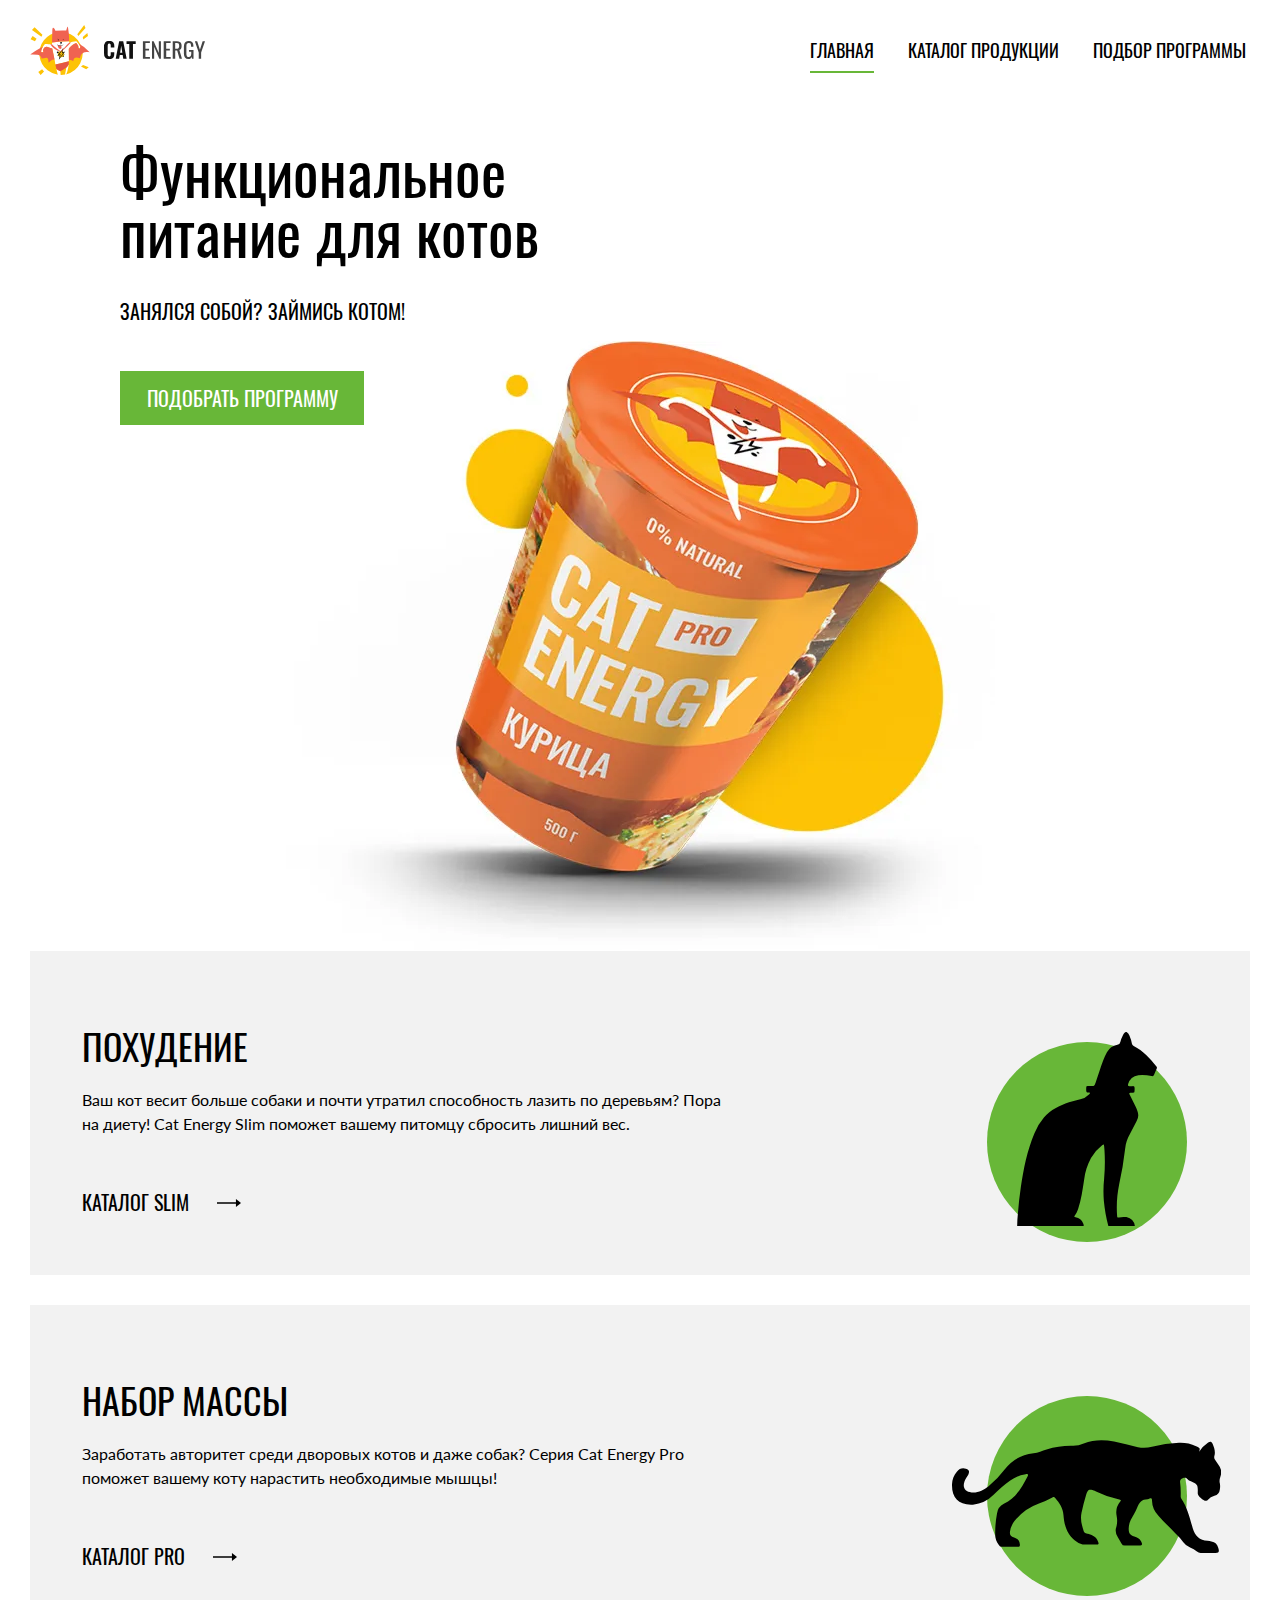
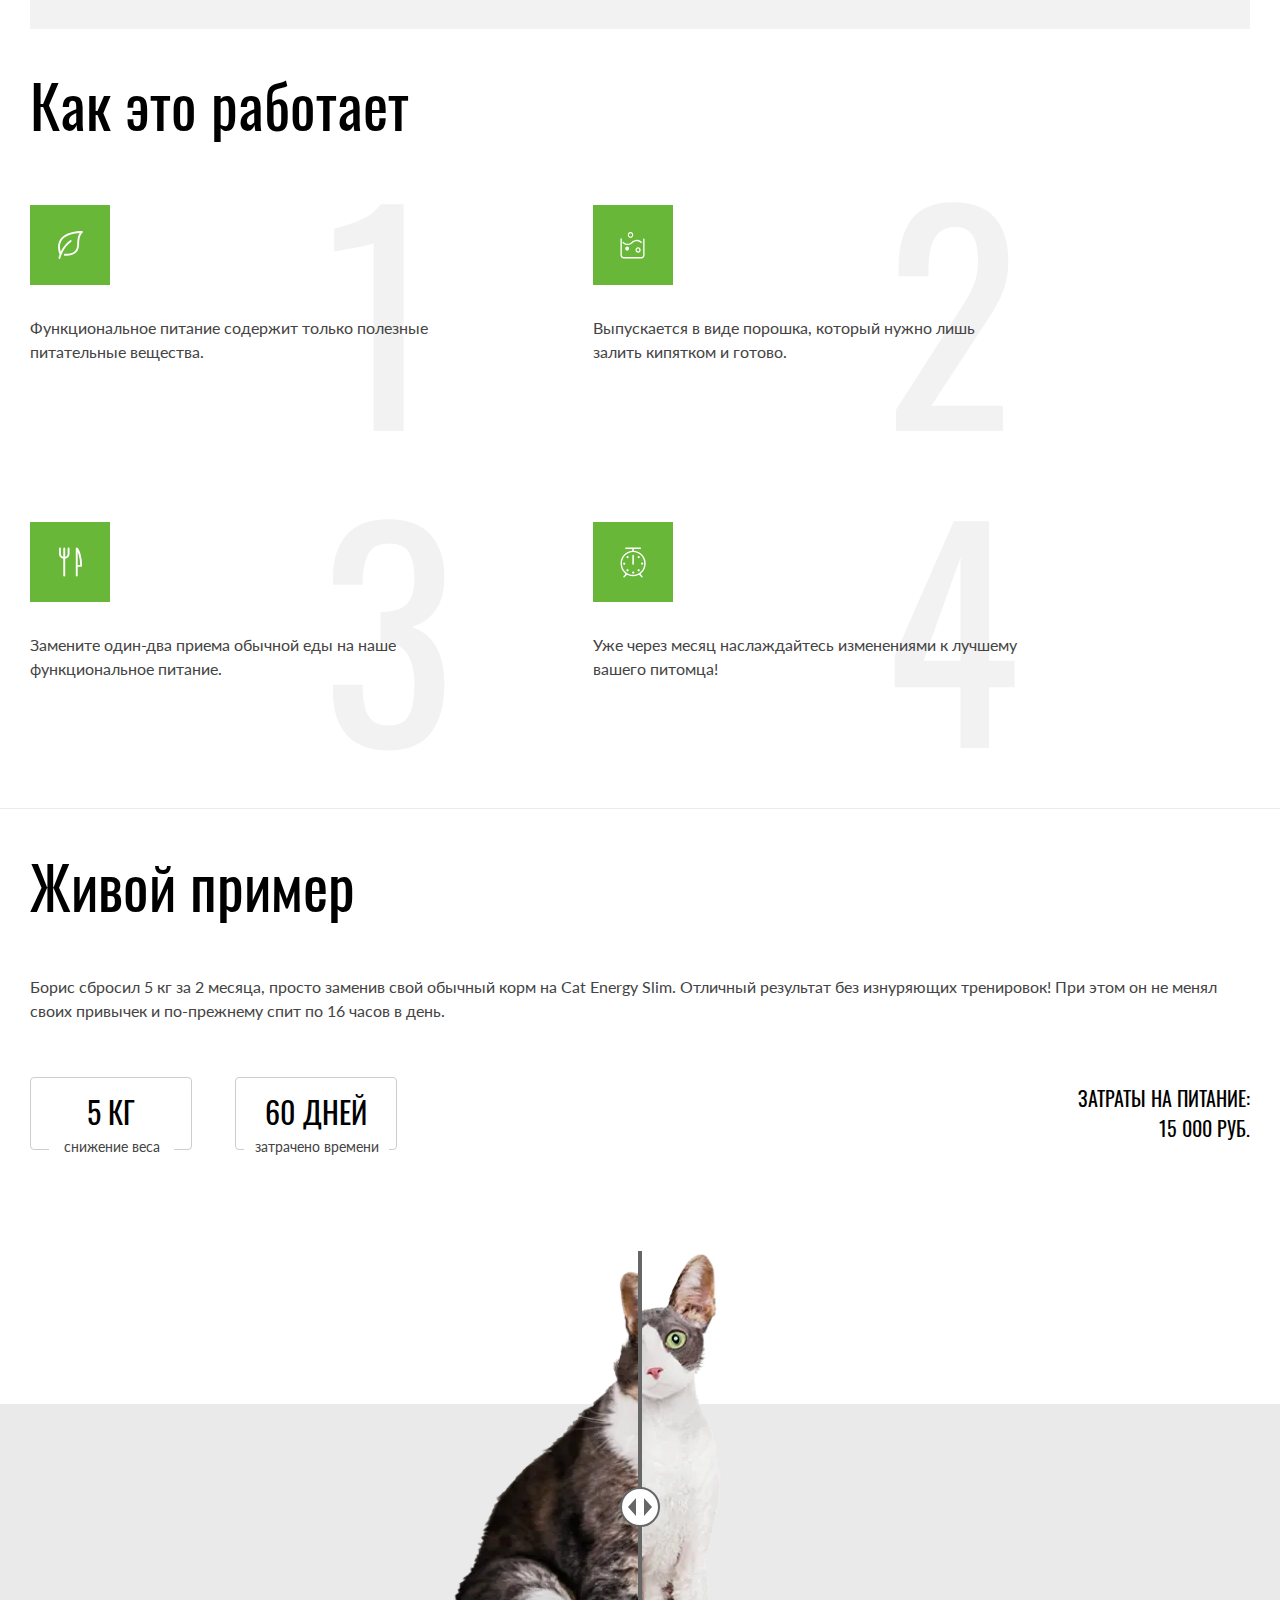
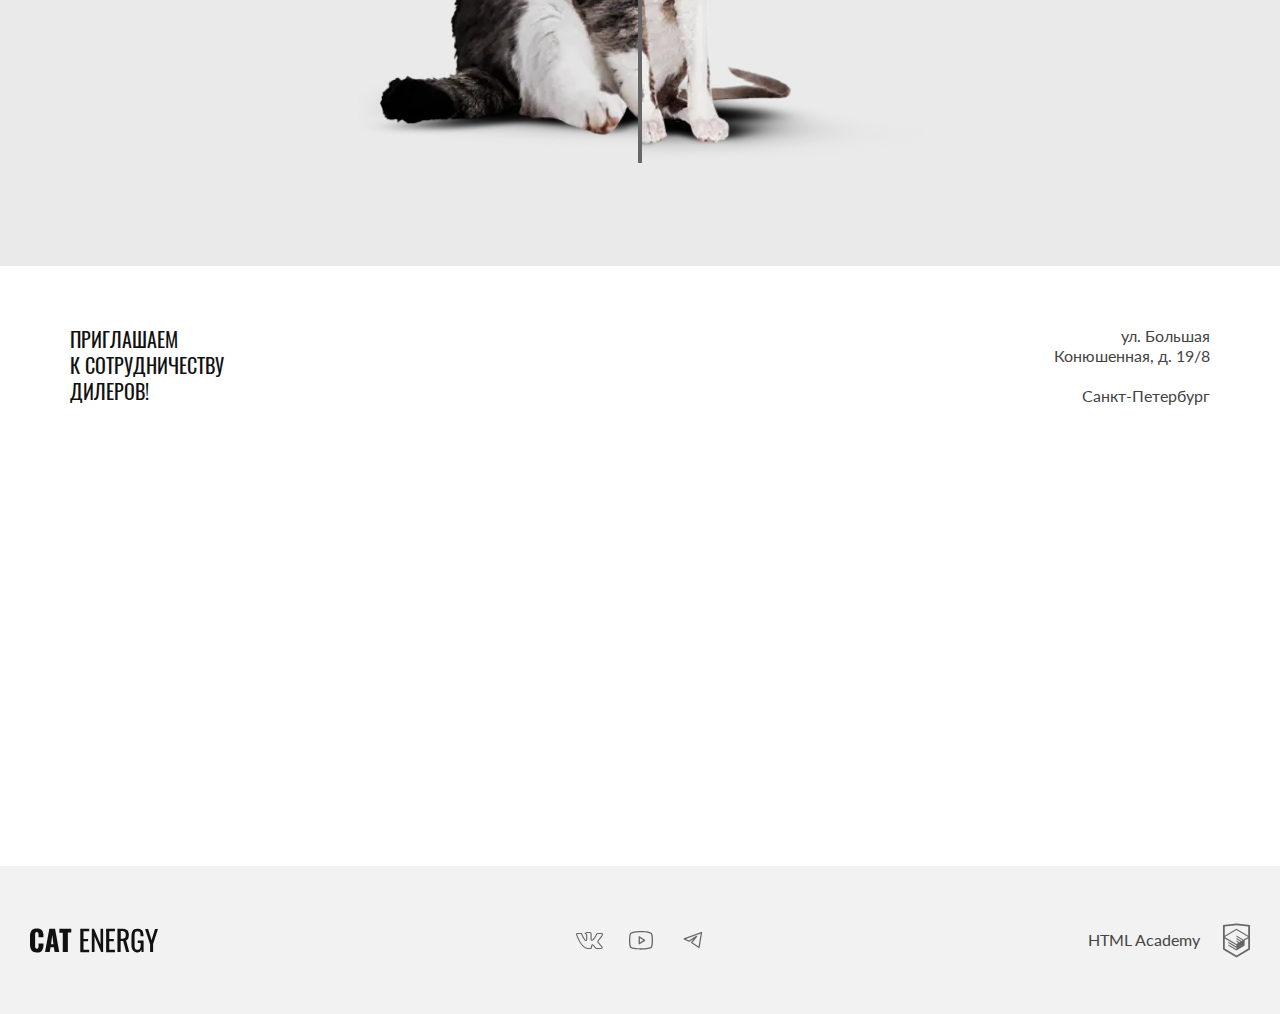
<file: index.html>
<!DOCTYPE html><html class="page" lang="ru"><head><meta charset="UTF-8"><meta name="viewport" content="width=device-width,initial-scale=1"><title>Cat Energy</title><link rel="preload" href="fonts/lato/Lato-Regular.woff2" as="font" crossorigin="anonymous"><link rel="preload" href="fonts/oswald/oswaldregular.woff2" as="font" crossorigin="anonymous"><link rel=" icon" href="favicon.ico"><link rel="icon" href="favicons/icon.svg" type="image/svg+xml"><link rel="apple-touch-icon" href="favicons/apple-180.png"><link rel="manifest" href="manifest.webmanifest"><link rel="stylesheet" href="styles/styles.css"></head><body class="page__body"><header class="main-header"><div class="main-header__wrapper"><div class="main-header__header-wrapper"><div class="main-header__logo-wrapper"><a class="main-header__logo-link main-header__logo-pic" href="index.html" aria-current="page"><picture><source media="(min-width: 1440px)" type="image/svg+xml" srcset="images/logo-tablet-desktop.svg" width="70" height="59"><source media="(min-width: 768px)" type="image/svg+xml" srcset="images/logo-tablet-desktop.svg" width="60" height="50"><img class="logo-pic" src="images/logo-mobile.svg" alt="Логотип сайта" width="33" height="38"></picture></a><a class="main-header__logo-link main-header__logo-text" href="index.html" aria-current="page"><picture><source media="(min-width: 768px)" type="image/svg+xml" srcset="images/logo-text-tablet.svg" width="101" height="18"><img class="logo-text logo-text--size" src="images/logo-text.svg" alt="Логотип сайта" width="101" height="18"></picture></a></div><nav class="main-nav main-nav--closed main-nav--nojs"><button class="main-nav__toggle button" type="button"><span class="visually-hidden">Открыть меню</span></button><ul class="main-nav__list"><li class="main-nav__item"><a class="main-nav__link main-nav__link--index main-nav__link--current" href="index.html" aria-current="page">Главная</a></li><li class="main-nav__item"><a class="main-nav__link main-nav__link--index" href="catalog.html">Каталог продукции</a></li><li class="main-nav__item"><a class="main-nav__link main-nav__link--index" href="#">Подбор программы</a></li></ul></nav></div><section class="hero-section"><div class="hero-section__wrapper"><div class="hero-section__content"><h1 class="hero-section__title">Функциональное<br>питание для котов</h1><p class="hero-section__desc">Занялся собой? Займись котом!</p><a class="hero-section__button button button--primary" href="#">Подобрать программу</a></div><picture><source media="(min-width: 1440px)" type="image/webp" srcset="images/hero-desktop@1x.webp, images/hero-desktop@2x.webp 2x" width="552" height="499"><source media="(min-width: 768px)" type="image/webp" srcset="images/hero-tablet@1x.webp, images/hero-tablet@2x.webp 2x" width="709" height="609"><source type="image/webp" srcset="images/hero-mobile@1x.webp@1x, images/hero-mobile@2x.webp 2x" width="280" height="270"><source media="(min-width: 1440px)" type="image/png" srcset="images/hero-desktop@1x.png, images/hero-desktop@2x.png 2x" width="552" height="499"><source media="(min-width: 768px)" type="image/png" srcset="images/hero-tablet@1x.png, images/hero-tablet@2x.png 2x" width="709" height="609"><img class="hero-section__image" src="images/hero-mobile@1x.png" srcset="images/hero-mobile@2x.png 2x" width="280" height="270" alt="Cat Energy со вкусом курицы"></picture></div></section></div></header><main class="main-content"><section class="diet"><div class="diet__wrapper content-wrapper"><h2 class="visually-hidden">Выбор программы</h2><ul class="diet__list"><li class="diet__item diet__item--tiny"><h3 class="diet__title">Похудение</h3><p class="diet__desc">Ваш кот весит больше собаки и почти утратил способность лазить по деревьям? Пора на диету! Cat Energy Slim поможет вашему питомцу сбросить лишний вес.</p><a class="diet__link" href="#">Каталог slim</a></li><li class="diet__item diet__item--fat"><h3 class="diet__title">Набор массы</h3><p class="diet__desc">Заработать авторитет среди дворовых котов и даже собак? Серия Cat Energy Pro поможет вашему коту нарастить необходимые мышцы!</p><a class="diet__link" href="#">Каталог pro</a></li></ul></div></section><section class="advantages"><div class="advantages__wrapper content-wrapper"><h2 class="advantages__title section-title">Как это работает</h2><ol class="advantages__list"><li class="advantages__item advantages__item--nutritious"><p class="advantages__text">Функциональное питание содержит только полезные питательные вещества.</p></li><li class="advantages__item advantages__item--powder"><p class="advantages__text">Выпускается в виде порошка, который нужно лишь залить кипятком и готово.</p></li><li class="advantages__item advantages__item--cutlery"><p class="advantages__text">Замените один-два приема обычной еды на наше функциональное питание.</p></li><li class="advantages__item advantages__item--alarm"><p class="advantages__text">Уже через месяц наслаждайтесь изменениями к лучшему вашего&nbsp;питомца!</p></li></ol></div></section><section class="example"><div class="example__wrapper content-wrapper"><h2 class="example__tittle section-title">Живой пример</h2><div class="example__inner-content"><div class="example__text"><p class="example__desc">Борис сбросил 5 кг за 2 месяца, просто заменив свой обычный корм на Cat Energy Slim. Отличный результат без&nbsp;изнуряющих тренировок! При этом он не менял своих привычек и по-прежнему спит по 16 часов в день.</p><div class="stats"><dl class="stats__list"><div class="stats__item"><dt class="stats__title">5 КГ</dt><dd class="stats__desc stats__desc--weight">снижение веса</dd></div><div class="stats__item"><dt class="stats__title">60 дней</dt><dd class="stats__desc stats__desc--time">затрачено времени</dd></div></dl><p class="stats__text"><span>затраты на питание:</span><span>15 000 руб.</span></p></div></div><div class="example__slider slider"><div class="slider__wrapper" style="--curtain-place: 0.5;"><picture class="slider__picture"><source media="(min-width: 1440px)" type="image/webp" srcset="images/before-desktop@1x.webp, images/before-desktop@2x.webp 2x" width="560" height="512"><source media="(min-width: 768px)" type="image/webp" srcset="images/before-tablet@1x.webp, images/before-tablet@2x.webp 2x" width="560" height="512"><source type="image/webp" srcset="images/before-mobile@1x.webp, images/before-mobile@2x.webp 2x" width="280" height="256"><source media="(min-width: 1440px)" type="image/png" srcset="images/before-desktop@1x.png, images/before-desktop@2x.png 2x" width="560" height="512"><source media="(min-width: 768px)" type="image/png" srcset="images/before-tablet@1x.png, images/before-tablet@2x.png 2x" width="560" height="512"><img class="slider__image slider__image--before" src="images/before-mobile@1x.png" srcset="images/before-mobile@2x.png 2x" alt="Борис До>" width="280" height="256" loading="lazy"></picture><button class="button slider__curtain" type="button"><span class="visually-hidden">Посмотрите разницу</span></button><picture class="slider__picture"><source media="(min-width: 1440px)" type="image/webp" srcset="images/after-desktop@1x.webp, images/after-desktop@2x.webp 2x" width="560" height="512"><source media="(min-width: 768px)" type="image/webp" srcset="images/after-tablet@1x.webp, images/after-tablet@2x.webp 2x" width="560" height="512"><source type="image/webp" srcset="images/after-mobile@1x.webp, images/after-mobile@2x.webp 2x" width="280" height="256"><source media="(min-width: 1440px)" type="image/png" srcset="images/after-desktop@1x.png, images/after-desktop@2x.png 2x" width="560" height="512"><source media="(min-width: 768px)" type="image/png" srcset="images/after-tablet@1x.png, images/after-tablet@2x.png 2x" width="560" height="512"><img class="slider__image slider__image--after" src="images/after-mobile@1x.png" srcset="images/after-mobile@2x.png 2x" alt="Борис После>" width="280" height="256" loading="lazy"></picture></div></div></div></div></section><section class="location"><div class="location__wrapper"><div class="location__contacts contacts"><h2 class="contacts__title">приглашаем<br>к сотрудничеству дилеров!</h2><div><p class="contacts__text contacts__text--top">ул. Большая Конюшенная, д. 19/8</p><p class="contacts__text">Санкт-Петербург</p></div></div><div class="location__map-wrapper location__map-wrapper--nojs"><iframe class="location__map-iframe" title="Мы на карте: Санкт-Петербург, ул. Большая Конюшенная, д. 19/8" src="https://www.google.com/maps/embed?pb=!1m18!1m12!1m3!1d1998.6036257198161!2d30.32047247732078!3d59.93871916209359!2m3!1f0!2f0!3f0!3m2!1i1024!2i768!4f13.1!3m3!1m2!1s0x4696310fca145cc1%3A0x42b32648d8238007!2z0JHQvtC70YzRiNCw0Y8g0JrQvtC90Y7RiNC10L3QvdCw0Y8g0YPQuy4sIDE5LzgsINCh0LDQvdC60YIt0J_QtdGC0LXRgNCx0YPRgNCzLCAxOTExODY!5e0!3m2!1sru!2sru!4v1716222748170!5m2!1sru!2sru" width="600" height="450" style="border:0;" allowfullscreen="" loading="lazy" referrerpolicy="no-referrer-when-downgrade"></iframe><picture><source media="(min-width: 1440px)" type="image/webp" srcset="images/map-desktop@1x.webp, images/map-desktop@2x.webp 2x" width="1440" height="400"><source media="(min-width: 768px)" type="image/webp" srcset="images/map-tablet@1x.webp, images/map-tablet@2x.webp 2x" width="768" height="400"><source type="image/webp" srcset="images/map-mobile@1x.webp, images/map-mobile@2x.webp 2x" width="320" height="362"><source media="(min-width: 1440px)" type="image/png" srcset="images/map-desktop@1x.png, images/map-desktop@2x.png 2x" width="1440" height="400"><source media="(min-width: 768px)" type="image/png" srcset="images/map-tablet@1x.png, images/map-tablet@2x.png 2x" width="768" height="400"><img class="location__map" src="images/map-mobile@1x.png" srcset="images/map-mobile@2x.png 2x" alt="Мы на карте" width="320" height="362" loading="lazy"></picture></div></div></section></main><footer class="footer"><div class="footer__wrapper content-wrapper"><a class="footer__logo" href="index.html" aria-current="page"><img class="logo-text logo-text--footer" src="images/logo-text.svg" alt="Логотип Cat Energy" width="128" height="24"></a><ul class="footer__social social-list"><li class="social-list__item"><a class="social-list__link social-list__link--vk" href="#"><span class="visually-hidden">Мы в вКонтакте</span></a></li><li class="social-list__item"><a class="social-list__link social-list__link--yt" href="#"><span class="visually-hidden">Мы на Ютубе</span></a></li><li class="social-list__item"><a class="social-list__link social-list__link--tg" href="#"><span class="visually-hidden">Мы в Телеграмм</span></a></li></ul><a class="footer__copyright copyright" href="https://htmlacademy.ru/intensive/adaptive"><p class="copyright__text">HTML Academy</p><svg class="copyright__logo" width="27" height="35"><use href="icons/stack.svg#logo-academy"></use></svg></a></div></footer><script src="scripts/script.js" defer="defer"></script></body></html>
</file>
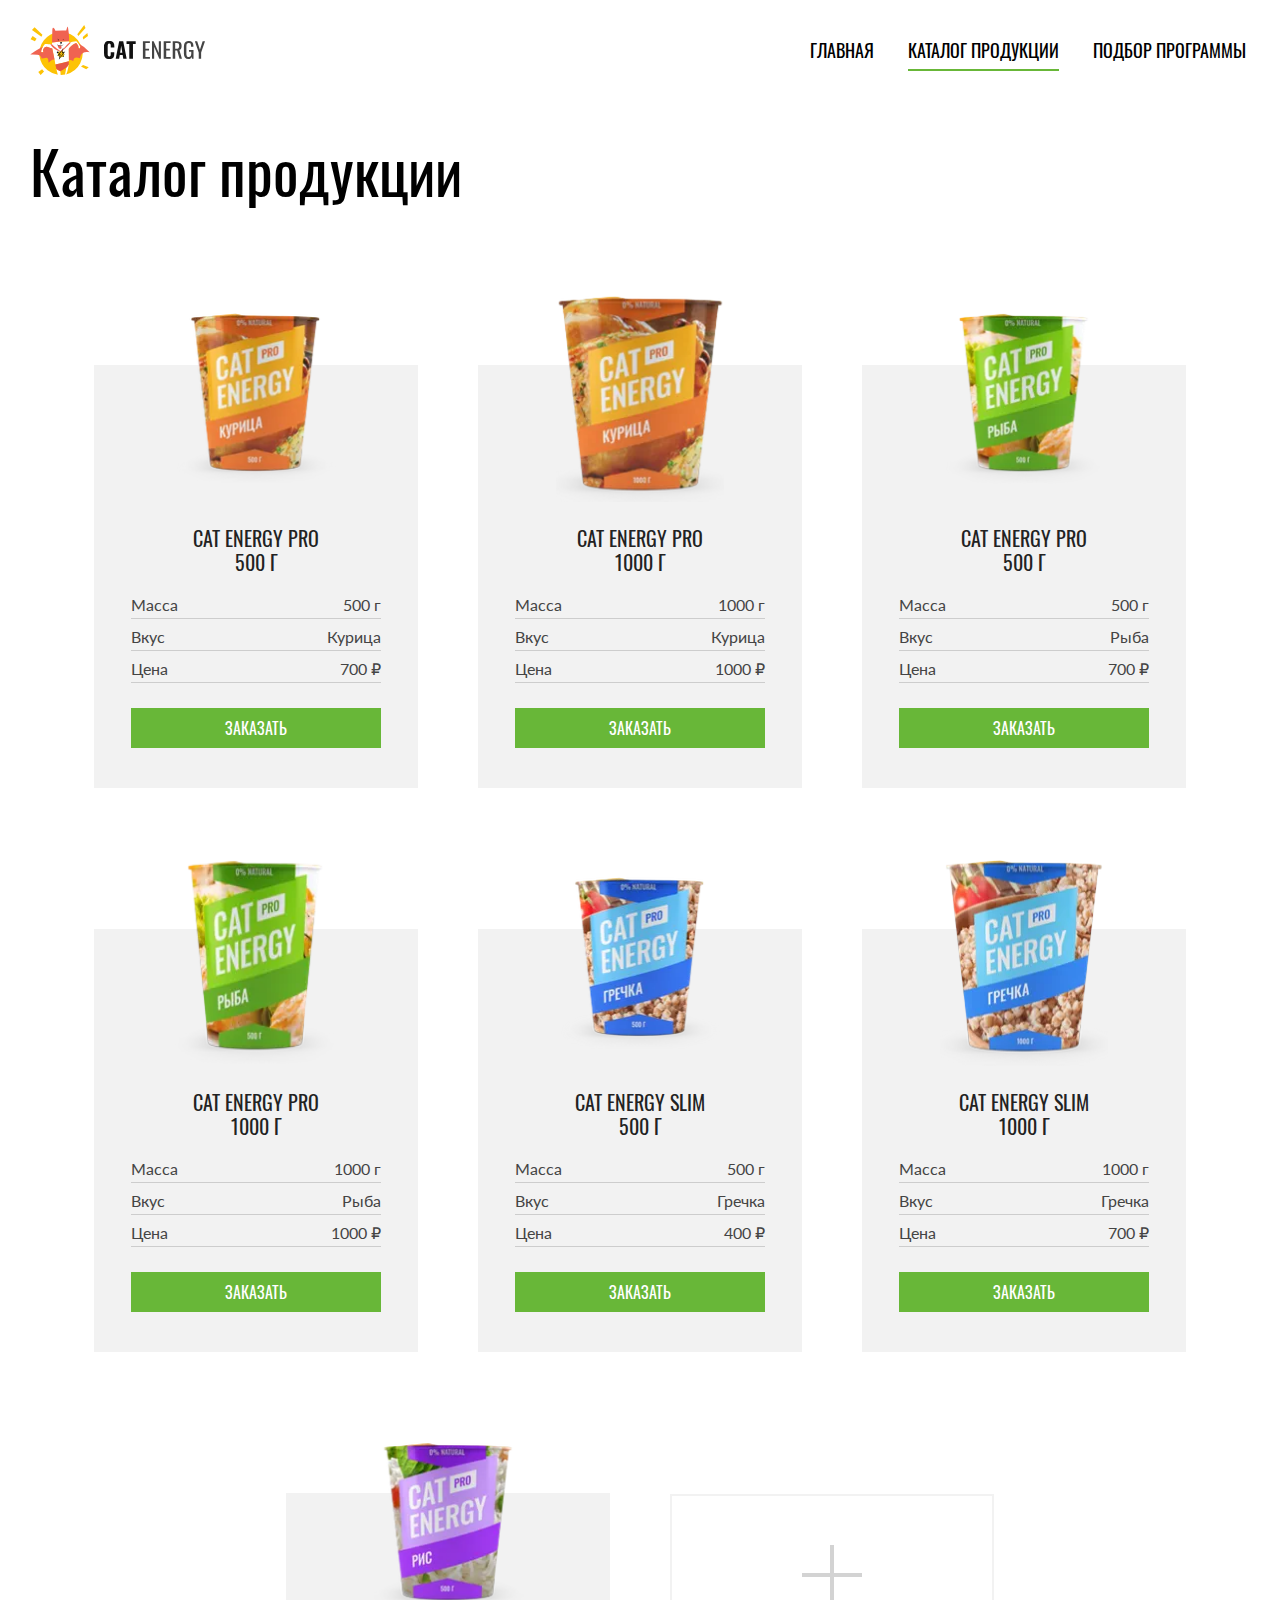
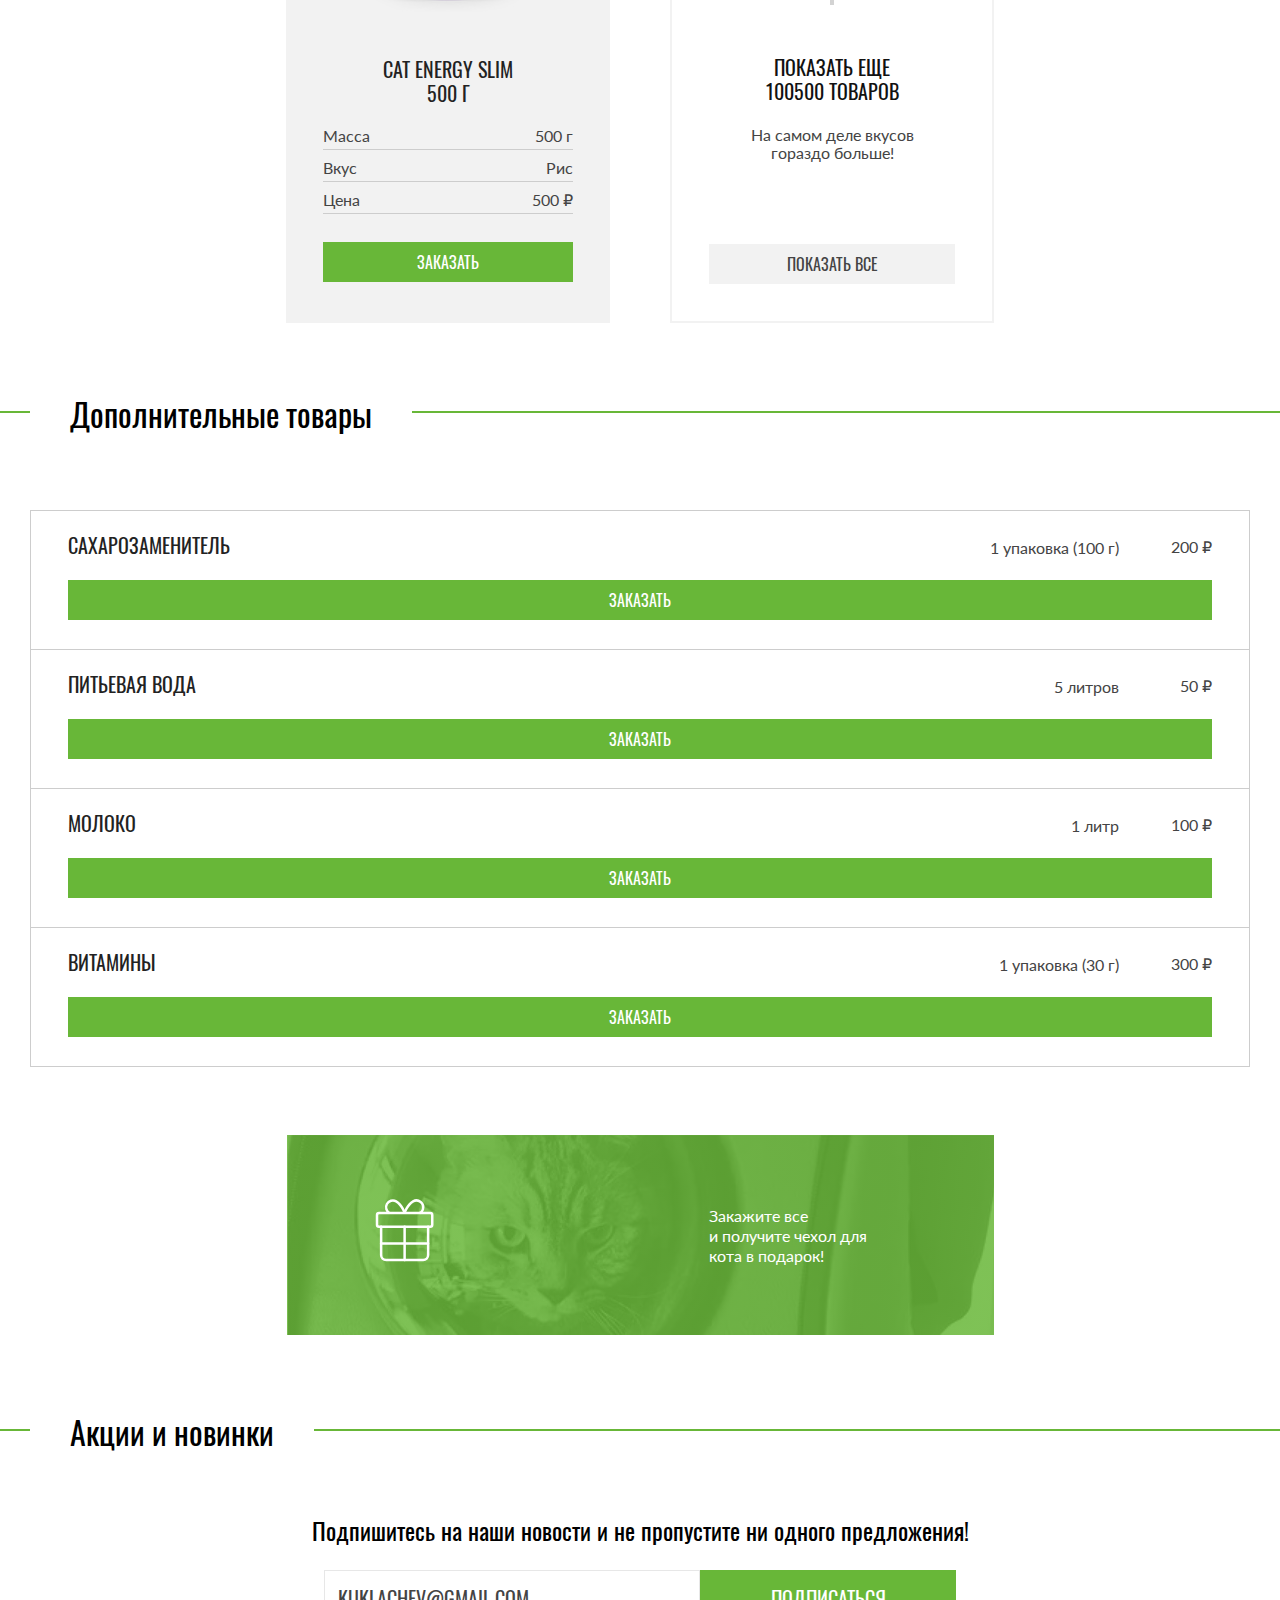
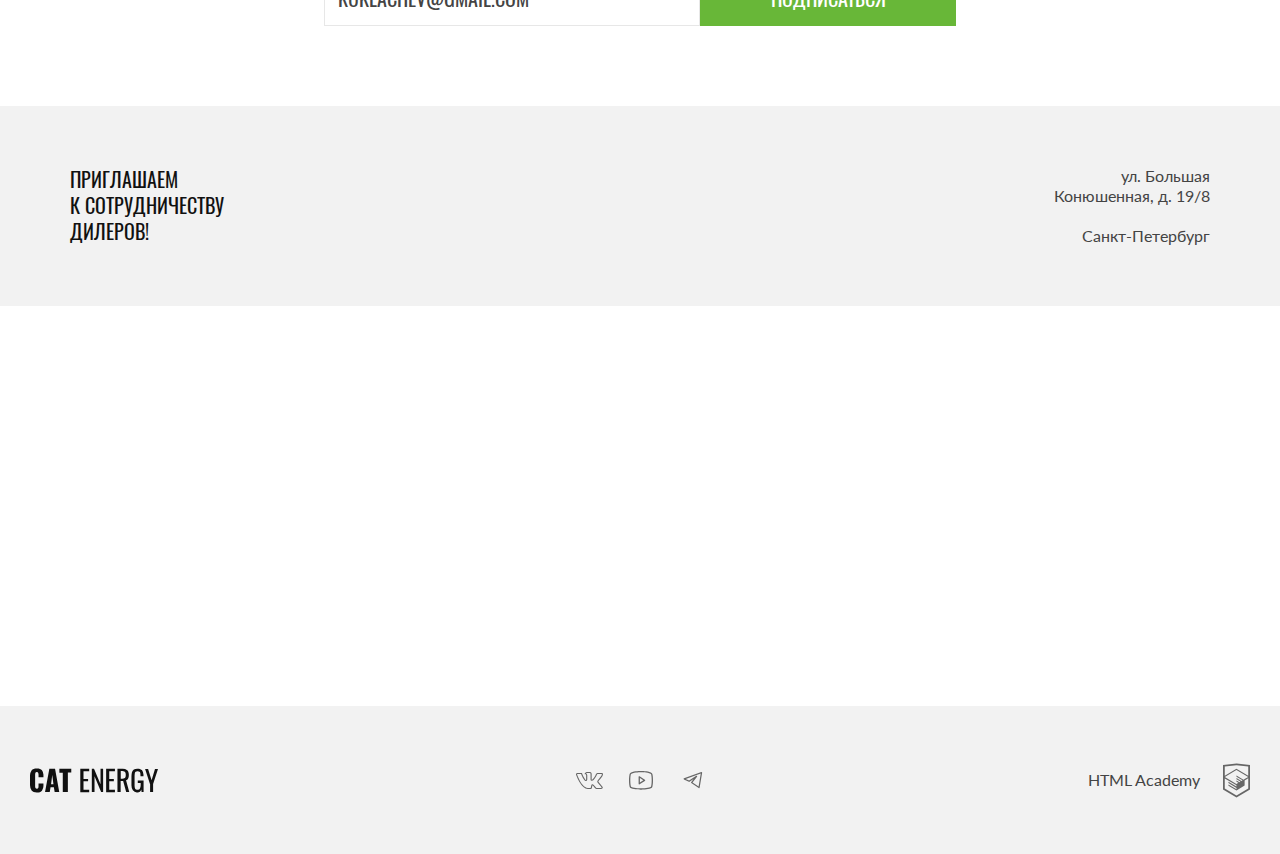
<file: catalog.html>
<!DOCTYPE html><html class="page" lang="ru"><head><meta charset="UTF-8"><meta name="viewport" content="width=device-width,initial-scale=1"><title>Каталог</title><link rel="preload" href="fonts/lato/Lato-Regular.woff2" as="font" crossorigin="anonymous"><link rel="preload" href="fonts/oswald/oswaldregular.woff2" as="font" crossorigin="anonymous"><link rel="icon" href="favicon.ico"><link rel="icon" href="favicons/icon.svg" type="image/svg+xml"><link rel="apple-touch-icon" href="favicons/apple-180.png"><link rel="manifest" href="manifest.webmanifest"><link rel="stylesheet" href="styles/styles.css"></head><body class="page__body"><header class="main-header"><div class="main-header__wrapper"><div class="main-header__header-wrapper main-header__header-wrapper--catalog"><div class="main-header__logo-wrapper"><a class="main-header__logo-link main-header__logo-pic" href="index.html"><picture><source media="(min-width: 1440px)" type="image/svg+xml" srcset="images/logo-tablet-desktop.svg" width="70" height="59"><source media="(min-width: 768px)" type="image/svg+xml" srcset="images/logo-tablet-desktop.svg" width="60" height="50"><img class="logo-pic" src="images/logo-mobile.svg" alt="Логотип сайта" width="33" height="38"></picture></a><a class="main-header__logo-link main-header__logo-text" href="index.html"><picture><source media="(min-width: 768px)" type="image/svg+xml" srcset="images/logo-text-tablet.svg" width="101" height="18"><img class="logo-text logo-text--size" src="images/logo-text.svg" alt="Логотип сайта" width="101" height="18"></picture></a></div><nav class="main-nav main-nav--closed main-nav--nojs"><button class="main-nav__toggle button" type="button"><span class="visually-hidden">Открыть меню</span></button><ul class="main-nav__list main-nav__list--catalog"><li class="main-nav__item"><a class="main-nav__link main-nav__link--catalog" href="index.html">Главная</a></li><li class="main-nav__item"><a class="main-nav__link main-nav__link--catalog main-nav__link--current" href="catalog.html" aria-current="page">Каталог продукции</a></li><li class="main-nav__item"><a class="main-nav__link main-nav__link--catalog" href="#">Подбор программы</a></li></ul></nav></div></div></header><main class="main-content"><section class="catalog"><div class="catalog__wrapper"><h1 class="section-title catalog__title">Каталог продукции</h1><ul class="catalog__list"><li class="catalog__item card"><a class="card__image-container" href="#"><picture><source media="(min-width: 1440px)" type="image/webp" srcset="images/chicken-500-desktop@1x.webp, images/chicken-500-desktop@2x.webp 2x" width="161" height="172"><source media="(min-width: 768px)" type="image/webp" srcset="images/chicken-500-tablet@1x.webp, images/chicken-500-tablet@2x.webp 2x" width="161" height="172"><source type="image/webp" srcset="images/chicken-500-mobile@1x.webp, images/chicken-500-mobile@2x.webp 2x" width="68" height="86"><source media="(min-width: 1440px)" type="image/png" srcset="images/chicken-500-desktop@1x.png, images/chicken-500-desktop@2x.png 2x" width="161" height="172"><source media="(min-width: 768px)" type="image/png" srcset="images/chicken-500-tablet@1x.png, images/chicken-500-tablet@2x.png 2x" width="161" height="172"><img src="images/chicken-500-mobile@1x.png" srcset="images/chicken-500-mobile@2x.png 2x" alt="Cat Energy PRO 500 грамм, вкус - курица." width="68" height="86"></picture></a><div class="card__text-container"><a class="card__link" href="#"><h2 class="card__title">Cat Energy PRO 500 г</h2></a><dl class="card__desc"><div class="card__desc-wrapper"><dt class="card__text card__termin">Масса</dt><dd class="card__text card__definition">500 г</dd></div><div class="card__desc-wrapper"><dt class="card__text card__termin">Вкус</dt><dd class="card__text card__definition">Курица</dd></div><div class="card__desc-wrapper"><dt class="card__text card__termin">Цена</dt><dd class="card__text card__definition">700 ₽</dd></div></dl></div><a class="card__order button button--primary" href="#">Заказать</a></li><li class="catalog__item card"><a class="card__image-container" href="#"><picture><source media="(min-width: 1440px)" type="image/webp" srcset="images/chicken-1000-desktop@1x.webp, images/chicken-1000-desktop@2x.webp 2x" width="172" height="196"><source media="(min-width: 768px)" type="image/webp" srcset="images/chicken-1000-tablet@1x.webp, images/chicken-1000-tablet@2x.webp 2x" width="168" height="206"><source type="image/webp" srcset="images/chicken-1000-mobile@1x.webp, images/chicken-1000-mobile@2x.webp 2x" width="84" height="100"><source media="(min-width: 1440px)" type="image/png" srcset="images/chicken-1000-desktop@1x.png, images/chicken-1000-desktop@2x.png 2x" width="172" height="196"><source media="(min-width: 768px)" type="image/png" srcset="images/chicken-1000-tablet@1x.png, images/chicken-1000-tablet@2x.png 2x" width="168" height="206"><img src="images/chicken-1000-mobile@1x.png" srcset="images/chicken-1000-mobile@2x.png 2x" alt="Cat Energy PRO 1000 грамм, вкус - курица." width="84" height="100"></picture></a><div class="card__text-container"><a class="card__link" href="#"><h2 class="card__title">Cat Energy PRO 1000 г</h2></a><dl class="card__desc"><div class="card__desc-wrapper"><dt class="card__text card__termin">Масса</dt><dd class="card__text card__definition">1000 г</dd></div><div class="card__desc-wrapper"><dt class="card__text card__termin">Вкус</dt><dd class="card__text card__definition">Курица</dd></div><div class="card__desc-wrapper"><dt class="card__text card__termin">Цена</dt><dd class="card__text card__definition">1000 ₽</dd></div></dl></div><a class="card__order button button--primary" href="#">Заказать</a></li><li class="catalog__item card"><a class="card__image-container" href="#"><picture><source media="(min-width: 1440px)" type="image/webp" srcset="images/fish-500-desktop@1x.webp, images/fish-500-desktop@2x.webp 2x" width="163" height="174"><source media="(min-width: 768px)" type="image/webp" srcset="images/fish-500-tablet@1x.webp, images/fish-500-tablet@2x.webp 2x" width="161" height="172"><source type="image/webp" srcset="images/fish-500-mobile@1x.webp, images/fish-500-mobile@2x.webp 2x" width="68" height="78"><source media="(min-width: 1440px)" type="image/png" srcset="images/fish-500-desktop@1x.png, images/fish-500-desktop@2x.png 2x" width="163" height="174"><source media="(min-width: 768px)" type="image/png" srcset="images/fish-500-tablet@1x.png, images/fish-500-tablet@2x.png 2x" width="161" height="172"><img src="images/fish-500-mobile@1x.png" srcset="images/fish-500-mobile@2x.png 2x" alt="Cat Energy PRO 500 грамм, вкус - рыба." width="68" height="78"></picture></a><div class="card__text-container"><a class="card__link" href="#"><h2 class="card__title">Cat Energy PRO 500 г</h2></a><dl class="card__desc"><div class="card__desc-wrapper"><dt class="card__text card__termin">Масса</dt><dd class="card__text card__definition">500 г</dd></div><div class="card__desc-wrapper"><dt class="card__text card__termin">Вкус</dt><dd class="card__text card__definition">Рыба</dd></div><div class="card__desc-wrapper"><dt class="card__text card__termin">Цена</dt><dd class="card__text card__definition">700 ₽</dd></div></dl></div><a class="card__order button button--primary" href="#">Заказать</a></li><li class="catalog__item card"><a class="card__image-container" href="#"><picture><source media="(min-width: 1440px)" type="image/webp" srcset="images/fish-1000-desktop@1x.webp, images/fish-1000-desktop@2x.webp 2x" width="172" height="196"><source media="(min-width: 768px)" type="image/webp" srcset="images/fish-500-tablet@1x.webp, images/fish-1000-tablet@2x.webp 2x" width="168" height="206"><source type="image/webp" srcset="images/fish-1000-mobile@1x.webp, images/fish-1000-mobile@2x.webp 2x" width="84" height="100"><source media="(min-width: 1440px)" type="image/png" srcset="images/fish-1000-desktop@1x.png, images/fish-1000-desktop@2x.png 2x" width="172" height="196"><source media="(min-width: 768px)" type="image/png" srcset="images/fish-1000-tablet@1x.png, images/fish-1000-tablet@2x.png 2x" width="168" height="206"><img src="images/fish-1000-mobile@1x.png" srcset="images/fish-1000-mobile@2x.png 2x" alt="Cat Energy PRO 1000 грамм, вкус - рыба." width="84" height="100"></picture></a><div class="card__text-container"><a class="card__link" href="#"><h2 class="card__title">Cat Energy PRO 1000 г</h2></a><dl class="card__desc"><div class="card__desc-wrapper"><dt class="card__text card__termin">Масса</dt><dd class="card__text card__definition">1000 г</dd></div><div class="card__desc-wrapper"><dt class="card__text card__termin">Вкус</dt><dd class="card__text card__definition">Рыба</dd></div><div class="card__desc-wrapper"><dt class="card__text card__termin">Цена</dt><dd class="card__text card__definition">1000 ₽</dd></div></dl></div><a class="card__order button button--primary" href="#">Заказать</a></li><li class="catalog__item card"><a class="card__image-container" href="#"><picture><source media="(min-width: 1440px)" type="image/webp" srcset="images/buckwheat-500-desktop@1x.webp, images/buckwheat-500-desktop@2x.webp 2x" width="161" height="172"><source media="(min-width: 768px)" type="image/webp" srcset="images/buckwheat-500-tablet@1x.webp, images/buckwheat-500-tablet@2x.webp 2x" width="161" height="172"><source type="image/webp" srcset="images/buckwheat-500-mobile@1x.webp, images/buckwheat-500-mobile@2x.webp 2x" width="68" height="78"><source media="(min-width: 1440px)" type="image/png" srcset="images/buckwheat-500-desktop@1x.png, images/buckwheat-500-desktop@2x.png 2x" width="161" height="172"><source media="(min-width: 768px)" type="image/png" srcset="images/buckwheat-500-tablet@1x.png, images/buckwheat-500-tablet@2x.png 2x" width="161" height="172"><img src="images/buckwheat-500-mobile@1x.png" srcset="images/buckwheat-500-mobile@2x.png 2x" alt="Cat Energy PRO 500 грамм, вкус - гречка." width="68" height="78"></picture></a><div class="card__text-container"><a class="card__link" href="#"><h2 class="card__title">Cat Energy SLIM 500 г</h2></a><dl class="card__desc"><div class="card__desc-wrapper"><dt class="card__text card__termin">Масса</dt><dd class="card__text card__definition">500 г</dd></div><div class="card__desc-wrapper"><dt class="card__text card__termin">Вкус</dt><dd class="card__text card__definition">Гречка</dd></div><div class="card__desc-wrapper"><dt class="card__text card__termin">Цена</dt><dd class="card__text card__definition">400 ₽</dd></div></dl></div><a class="card__order button button--primary" href="#">Заказать</a></li><li class="catalog__item card"><a class="card__image-container" href="#"><picture><source media="(min-width: 1440px)" type="image/webp" srcset="images/buckwheat-1000-desktop@1x.webp, images/buckwheat-1000-desktop@2x.webp 2x" width="172" height="196"><source media="(min-width: 768px)" type="image/webp" srcset="images/buckwheat-1000-tablet@1x.webp, images/buckwheat-1000-tablet@2x.webp 2x" width="168" height="206"><source type="image/webp" srcset="images/buckwheat-1000-mobile@1x.webp, images/buckwheat-1000-mobile@2x.webp 2x" width="84" height="100"><source media="(min-width: 1440px)" type="image/png" srcset="images/buckwheat-1000-desktop@1x.png, images/buckwheat-1000-desktop@2x.png 2x" width="172" height="196"><source media="(min-width: 768px)" type="image/png" srcset="images/buckwheat-1000-tablet@1x.png, images/buckwheat-1000-tablet@2x.png 2x" width="168" height="206"><img src="images/buckwheat-1000-mobile@1x.png" srcset="images/buckwheat-1000-mobile@2x.png 2x" alt="Cat Energy PRO 1000 грамм, вкус - гречка." width="84" height="100"></picture></a><div class="card__text-container"><a class="card__link" href="#"><h2 class="card__title">Cat Energy SLIM 1000 г</h2></a><dl class="card__desc"><div class="card__desc-wrapper"><dt class="card__text card__termin">Масса</dt><dd class="card__text card__definition">1000 г</dd></div><div class="card__desc-wrapper"><dt class="card__text card__termin">Вкус</dt><dd class="card__text card__definition">Гречка</dd></div><div class="card__desc-wrapper"><dt class="card__text card__termin">Цена</dt><dd class="card__text card__definition">700 ₽</dd></div></dl></div><a class="card__order button button--primary" href="#">Заказать</a></li><li class="catalog__item card"><a class="card__image-container" href="#"><picture><source media="(min-width: 1440px)" type="image/webp" srcset="images/rice-500-desktop@1x.webp, images/rice-500-desktop@2x.webp 2x" width="161" height="172"><source media="(min-width: 768px)" type="image/webp" srcset="images/rice-500-tablet@1x.webp, images/rice-500-tablet@2x.webp 2x" width="161" height="172"><source type="image/webp" srcset="images/rice-500-mobile@1x.webp, images/rice-500-mobile@2x.webp 2x" width="72" height="84"><source media="(min-width: 1440px)" type="image/png" srcset="images/rice-500-desktop@1x.png, images/rice-500-desktop@2x.png 2x" width="161" height="172"><source media="(min-width: 768px)" type="image/png" srcset="images/rice-500-tablet@1x.png, images/rice-500-tablet@2x.png 2x" width="161" height="172"><img src="images/rice-500-mobile@1x.png" srcset="images/rice-500-mobile@2x.png 2x" alt="Cat Energy PRO 500 грамм, вкус - рис." width="72" height="84"></picture></a><div class="card__text-container"><a class="card__link" href="#"><h2 class="card__title">Cat Energy SLIM 500 г</h2></a><dl class="card__desc"><div class="card__desc-wrapper"><dt class="card__text card__termin">Масса</dt><dd class="card__text card__definition">500 г</dd></div><div class="card__desc-wrapper"><dt class="card__text card__termin">Вкус</dt><dd class="card__text card__definition">Рис</dd></div><div class="card__desc-wrapper"><dt class="card__text card__termin">Цена</dt><dd class="card__text card__definition">500 ₽</dd></div></dl></div><a class="card__order button button--primary" href="#">Заказать</a></li><li class="catalog__item card card--more"><p class="card__title card__title--more">Показать еще 100500 товаров</p><p class="card__text card__text--more">На самом деле вкусов гораздо больше!</p><a class="card__show-all button button--secondary" href="#">Показать все</a></li></ul></div></section><section class="additional-products"><div class="additional-products__wrapper content-wrapper"><h2 class="additional-products__title title-secondary">Дополнительные товары</h2><div class="additional-products__content-wrapper"><ul class="additional-products__list"><li class="additional-products__item add-card"><h3 class="add-card__product-name">Сахарозаменитель</h3><span class="add-card__size add-card__text">1 упаковка (100 г)</span> <span class="add-card__price add-card__text">200 ₽</span> <a class="add-card__order button button--primary" href="#">Заказать</a></li><li class="additional-products__item add-card"><h3 class="add-card__product-name">Питьевая вода</h3><span class="add-card__size add-card__text">5 литров</span> <span class="add-card__price add-card__text">50 ₽</span> <a class="add-card__order button button--primary" href="#">Заказать</a></li><li class="additional-products__item add-card"><h3 class="add-card__product-name">Молоко</h3><span class="add-card__size add-card__text">1 литр</span> <span class="add-card__price add-card__text">100 ₽</span> <a class="add-card__order button button--primary" href="#">Заказать</a></li><li class="additional-products__item add-card"><h3 class="add-card__product-name">Витамины</h3><span class="add-card__size add-card__text">1 упаковка (30 г)</span> <span class="add-card__price add-card__text">300 ₽</span> <a class="add-card__order button button--primary" href="#">Заказать</a></li></ul><div class="additional-products__bonus bonus"><p class="bonus__text">Закажите все и&nbsp;получите чехол&nbsp;для кота в подарок!</p></div></div></div></section><section class="subs"><div class="subs__wrapper content-wrapper"><h2 class="subs__title title-secondary">Акции и новинки</h2><p class="subs__desc">Подпишитесь на наши новости и не пропустите ни одного предложения!</p><form class="subs__form" action="https://echo.htmlacademy.ru/courses" method="post" name="subs-form"><label class="visually-hidden" for="subs">Укажите ваш e-mail</label> <input class="subs__email field" type="email" name="user-email" id="subs" placeholder="Kuklachev@gmail.com" required> <button class="subs__button button button--primary" type="submit">подписаться</button></form></div></section><section class="location"><div class="location__wrapper"><div class="location__contacts contacts--catalog contacts"><h2 class="contacts__title">приглашаем<br>к сотрудничеству дилеров!</h2><div><p class="contacts__text contacts__text--top">ул. Большая Конюшенная, д. 19/8</p><p class="contacts__text">Санкт-Петербург</p></div></div><div class="location__map-wrapper location__map-wrapper--nojs"><iframe class="location__map-iframe" title="Мы на карте: Санкт-Петербург, ул. Большая Конюшенная, д. 19/8" src="https://www.google.com/maps/embed?pb=!1m18!1m12!1m3!1d1998.6036257198161!2d30.32047247732078!3d59.93871916209359!2m3!1f0!2f0!3f0!3m2!1i1024!2i768!4f13.1!3m3!1m2!1s0x4696310fca145cc1%3A0x42b32648d8238007!2z0JHQvtC70YzRiNCw0Y8g0JrQvtC90Y7RiNC10L3QvdCw0Y8g0YPQuy4sIDE5LzgsINCh0LDQvdC60YIt0J_QtdGC0LXRgNCx0YPRgNCzLCAxOTExODY!5e0!3m2!1sru!2sru!4v1716222748170!5m2!1sru!2sru" width="600" height="450" style="border:0;" allowfullscreen="" loading="lazy" referrerpolicy="no-referrer-when-downgrade"></iframe><picture><source media="(min-width: 1440px)" type="image/webp" srcset="images/map-desktop@1x.webp, images/map-desktop@2x.webp 2x" width="1440" height="400"><source media="(min-width: 768px)" type="image/webp" srcset="images/map-tablet@1x.webp, images/map-tablet@2x.webp 2x" width="768" height="400"><source type="image/webp" srcset="images/map-mobile@1x.webp, images/map-mobile@2x.webp 2x" width="320" height="362"><source media="(min-width: 1440px)" type="image/png" srcset="images/map-desktop@1x.png, images/map-desktop@2x.png 2x" width="1440" height="400"><source media="(min-width: 768px)" type="image/png" srcset="images/map-tablet@1x.png, images/map-tablet@2x.png 2x" width="768" height="400"><img class="location__map" src="images/map-mobile@1x.png" srcset="images/map-mobile@2x.png 2x" alt="Мы на карте" width="320" height="362" loading="lazy"></picture></div></div></section></main><footer class="footer"><div class="footer__wrapper content-wrapper"><a class="footer__logo" href="index.html"><img class="logo-text logo-text--footer" src="images/logo-text.svg" alt="Логотип Cat Energy" width="128" height="24"></a><ul class="footer__social social-list"><li class="social-list__item"><a class="social-list__link social-list__link--vk" href="#"><span class="visually-hidden">Мы в вКонтакте</span></a></li><li class="social-list__item"><a class="social-list__link social-list__link--yt" href="#"><span class="visually-hidden">Мы на Ютубе</span></a></li><li class="social-list__item"><a class="social-list__link social-list__link--tg" href="#"><span class="visually-hidden">Мы в Телеграмм</span></a></li></ul><a class="footer__copyright copyright" href="https://htmlacademy.ru/intensive/adaptive"><p class="copyright__text">HTML Academy</p><svg class="copyright__logo" width="27" height="35"><use href="icons/stack.svg#logo-academy"></use></svg></a></div></footer><script src="scripts/script.js" defer="defer"></script></body></html>
</file>
<file: styles/styles.css>
@font-face{font-family:Lato;font-style:normal;font-weight:400;src:url(../fonts/lato/Lato-Regular.woff2)format("woff2");font-display:swap}@font-face{font-family:Oswald;font-style:normal;font-weight:400;src:url(../fonts/oswald/oswaldregular.woff2)format("woff2");font-display:swap}*,:before,:after{box-sizing:border-box}img{display:block}.visually-hidden{white-space:nowrap;-webkit-clip-path:inset(100%);clip-path:inset(100%);clip:rect(0 0 0 0);border:0;width:1px;height:1px;margin:-1px;padding:0;position:absolute;overflow:hidden}.content-wrapper{min-width:320px;margin:0 auto;padding:0 20px}@media (width>=768px){.content-wrapper{padding:0 30px}}@media (width>=1440px){.content-wrapper{max-width:1440px;padding:0 110px}}.button{color:#fff;text-transform:uppercase;text-align:center;border:none;padding:10px;font-family:Oswald,Tahoma,sans-serif;text-decoration:none;transition:background-color .2s ease-in-out}.button--primary{background-color:#68b738}.button--primary:hover{background-color:#5eaa2f}.button--primary:active{color:#fff9}.button--secondary{color:#444;background-color:#f2f2f2}.button--secondary:hover{background-color:#ebebeb}.button--secondary:active{color:#666}.page__body{color:#444;min-width:320px;margin:0 auto;font-family:Lato,Arial,sans-serif;font-size:14px;font-weight:400;line-height:18px}.main-header__logo-wrapper{align-items:center;padding:14px 20px 12px;display:flex}@media (width>=768px){.main-header__logo-wrapper{gap:8px;width:174px;padding:0}}@media (width>=1440px){.main-header__logo-wrapper{gap:14px}}.main-header__logo-link{z-index:5}.main-header__logo-link:hover,.main-header__logo-link:focus-visible{opacity:.8}.main-header__logo-link:active{opacity:.5}@media (width<=767px){.main-header__logo-text{width:101px;position:absolute;left:50%;transform:translate(-50%)}}.main-header__header-wrapper{flex-direction:column;display:flex;position:relative}@media (width>=768px){.main-header__header-wrapper{flex-direction:row;justify-content:space-between;margin-bottom:39px;padding:25px 30px 0}}@media (width>=1440px){.main-header__header-wrapper{max-width:1440px;margin:0 auto 30px;padding:55px 110px 0}}.main-header__header-wrapper--catalog{border-bottom:1px solid #d9d9d9;margin-bottom:25px}@media (width>=768px){.main-header__header-wrapper--catalog{border:none;margin-bottom:65px}}@media (width>=1440px){.main-header__header-wrapper--catalog{margin-bottom:76px}}@media (width>=768px){.main-nav{display:flex}}.main-nav__list{z-index:60;background-color:#fff;width:100%;margin:0;padding:0;list-style:none}@media (width>=768px){.main-nav__list{z-index:10;background-color:#0000;flex-wrap:wrap;justify-content:flex-end;align-items:center;width:auto;margin-left:auto;padding-right:4px;display:flex}}@media (width>=1440px){.main-nav__list{max-width:650px;padding-right:0}}.main-nav__item{text-align:center;border-top:1px solid #ebebeb}@media (width>=768px){.main-nav__item{border:none;margin-left:34px}}@media (width>=768px) and (width>=1440px){.main-nav__item{margin-left:35px}}.main-nav__link{color:#000;text-transform:uppercase;text-align:center;z-index:5;padding:22px 20px 24px;font-family:Oswald,Tahoma,sans-serif;font-size:20px;line-height:20px;text-decoration:none;transition:opacity .2s ease-in-out;display:block}@media (width>=768px){.main-nav__link{padding:12px 0;font-size:18px;line-height:24px}}@media (width>=1440px){.main-nav__link{color:#111;padding:15px 0;font-size:20px;line-height:20px}}.main-nav__link:hover,.main-nav__link:focus-visible{opacity:.6}.main-nav__link:active{opacity:.3}.main-nav__link--current{pointer-events:none;position:relative}@media (width>=768px){.main-nav__link--current:after{content:"";background-color:#68b738;height:2px;position:absolute;bottom:1px;left:0;right:0}}@media (width>=1440px){.main-nav__link--index{color:#fff}.main-nav__link--current.main-nav__link--index:after{background-color:#fff}}@media (width>=768px){.main-nav__link--current.main-nav__link--catalog:after{bottom:3px}}@media (width>=1440px){.main-nav__link--current.main-nav__link--catalog:after{bottom:1px}}.main-nav__toggle{cursor:pointer;background-color:#0000;width:24px;height:24px;position:absolute;top:18px;right:21px}@media (width>=768px){.main-nav__toggle{display:none}}.main-nav__toggle:hover,.main-nav__toggle:focus-visible{opacity:.5}.main-nav__toggle:active{opacity:.7}@media (width<=767px){.main-nav--closed .main-nav__list{display:none}}.main-nav--closed .main-nav__toggle:before{content:"";background-color:#000;width:24px;height:2px;position:absolute;top:50%;right:0;box-shadow:0 -8px #000,0 8px #000}.main-nav--opened .main-nav__toggle:after,.main-nav__toggle:before{content:"";background-color:#000;width:24px;height:1px;position:absolute;right:0}.main-nav--opened .main-nav__toggle:after{transform:rotate(45deg)}.main-nav--opened .main-nav__toggle:before{transform:rotate(-45deg)}.main-nav--opened .main-nav__list{position:absolute}.main-nav--nojs .main-nav__toggle{display:none}@media (width<=767px){.main-nav--nojs .main-nav__list{display:block}}.hero-section__wrapper{padding:27px 20px 0}@media (width>=768px){.hero-section__wrapper{padding:27px 30px 0;position:relative}}@media (width>=1440px){.hero-section__wrapper{max-width:1440px;margin:0 auto;padding:0 110px}}.hero-section{background-image:-webkit-linear-gradient(#68b738d9 69%,#fff 69%),-webkit-image-set(url(../images/hero-bg@1x.webp) 1x type("image/webp"),url(../images/hero-bg@2x.webp) 2x type("image/webp"),url(../images/hero-bg@1x.jpg) 1x type("image/jpg"),url(../images/hero-bg@2x.jpg) 2x type("image/jpg")),-webkit-linear-gradient(90deg,#525156 50%,#444348 50%);background-image:linear-gradient(#68b738d9 69%,#fff 69%),image-set("../images/hero-bg@1x.webp" 1x type("image/webp"),"../images/hero-bg@2x.webp" 2x type("image/webp"),"../images/hero-bg@1x.jpg" 1x type("image/jpg"),"../images/hero-bg@2x.jpg" 2x type("image/jpg")),linear-gradient(90deg,#525156 50%,#444348 50%);background-position:top;background-repeat:no-repeat;background-size:100%,320px 302px,100%;width:100%;position:relative}@media (width>=768px){.hero-section{background:0 0;position:static}}@media (width>=1440px){.hero-section{min-height:580px}}@media (width>=768px){.hero-section:before{background:0 0}}@media (width>=1440px){.hero-section:before{content:"";background-image:-webkit-linear-gradient(90deg,#fff 50%,#68b738d9 50%),-webkit-image-set(url(../images/hero-bg-desktop@1x.webp) 1x type("image/webp"),url(../images/hero-bg-desktop@2x.webp) 2x type("image/webp"),url(../images/hero-bg-desktop@1x.png) 1x type("image/png"),url(../images/hero-bg-desktop@2x.png) 2x type("image/png")),-webkit-linear-gradient(90deg,#fff 50%,#3e3d42 50%);background-image:linear-gradient(90deg,#fff 50%,#68b738d9 50%),image-set("../images/hero-bg-desktop@1x.webp" 1x type("image/webp"),"../images/hero-bg-desktop@2x.webp" 2x type("image/webp"),"../images/hero-bg-desktop@1x.png" 1x type("image/png"),"../images/hero-bg-desktop@2x.png" 2x type("image/png")),linear-gradient(90deg,#fff 50%,#3e3d42 50%);background-position:50%,calc(50% + 520px) bottom;background-repeat:no-repeat;background-size:contain;min-width:100%;min-height:694px;position:absolute;top:0;right:0}}.hero-section__content{text-align:center;flex-direction:column;justify-content:center;align-items:center;gap:27px;display:flex}@media (width>=768px){.hero-section__content{align-items:flex-start;gap:40px;padding-left:90px}}@media (width>=1440px){.hero-section__content{align-items:flex-start;gap:40px;padding-top:80px;padding-left:80px}}.hero-section__title{color:#fff;z-index:2;margin:0;font-family:Oswald,Tahoma,sans-serif;font-size:36px;font-weight:400;line-height:36px}@media (width>=768px){.hero-section__title{color:#000;text-align:left;z-index:3;max-width:70%;margin:0;font-size:60px;line-height:60px}}@media (width>=1440px){.hero-section__title{max-width:40%}}.hero-section__desc{text-transform:uppercase;color:#fff;z-index:3;margin:0;font-family:Oswald,Tahoma,sans-serif;font-size:14px;line-height:14px}@media (width>=768px){.hero-section__desc{color:#000;max-width:50%;margin-bottom:10px;font-size:20px;line-height:20px}}@media (width>=1440px){.hero-section__desc{max-width:30%;margin-bottom:13px}}.hero-section__button{text-align:center;min-width:280px;padding:10px 20px;font-size:16px;line-height:20px;display:block;position:absolute;bottom:-42px}@media (width>=768px){.hero-section__button{z-index:3;min-width:244px;padding:14px 26px;font-size:20px;line-height:26px;position:static}}.hero-section__image{z-index:2;margin:29px auto 62px;display:block;position:relative}@media (width>=768px){.hero-section__image{margin:0 auto;top:-84px}}@media (width>=1440px){.hero-section__image{margin:0;position:absolute;top:0;left:558px}}.diet__wrapper{margin-bottom:20px}@media (width>=768px){.diet__wrapper{margin-top:-83px;margin-bottom:45px}}@media (width>=1440px){.diet__wrapper{margin-top:53px;margin-bottom:70px}}.diet__list{flex-direction:column;gap:20px;margin:0;padding:0;list-style:none;display:flex}@media (width>=768px){.diet__list{gap:30px}}@media (width>=1440px){.diet__list{flex-flow:wrap;justify-content:space-between;gap:80px;width:1220px}}.diet__item{background-color:#f2f2f2;padding:24px 20px 20px;position:relative}@media (width>=768px){.diet__item{text-align:left;color:#000;min-width:708px;padding:77px 63px 60px 52px}}@media (width>=1440px){.diet__item{min-width:auto;max-width:570px;padding:47px 52px 60px}}.diet__item:before{content:"";background-color:#68b738;border-radius:50%;width:50px;height:50px;position:absolute}@media (width>=768px){.diet__item:before{width:200px;height:200px;top:91px;right:63px}}@media (width>=1440px){.diet__item:before{width:100px;height:100px;top:47px;left:52px}}.diet__item:after{content:"";background-repeat:no-repeat;width:68px;height:50px;position:absolute}@media (width>=768px){.diet__item:after{width:269px;height:194px}}@media (width>=1440px){.diet__item:after{width:135px;height:97px}}.diet__item--tiny:after{background-image:url(../icons/stack.svg#cat-sit);background-size:37px 50px;top:21px;left:27px}@media (width>=768px){.diet__item--tiny:after{background-size:140px 194px;width:140px;top:81px;left:auto;right:93px}}@media (width>=1440px){.diet__item--tiny:after{background-size:70px 97px;top:41px;left:67px}}.diet__item--fat:after{background-image:url(../icons/stack.svg#cat-walk);background-size:68px 29px;top:34px;left:11px}@media (width>=768px){.diet__item--fat:after{background-size:269px 113px;top:135px;left:auto;right:29px}}@media (width>=1440px){.diet__item--fat:after{background-size:135px 57px;top:67px;left:33px}}.diet__title{text-transform:uppercase;margin:6px 0 29px 70px;font-family:Oswald,Tahoma,sans-serif;font-size:24px;font-weight:400;line-height:37px}@media (width>=768px){.diet__title{margin:0 0 24px;font-size:36px;line-height:36px}}@media (width>=1440px){.diet__title{margin-top:30px;margin-bottom:73px;margin-left:162px}}.diet__desc{border-bottom:1px solid #d9d9d9;margin-bottom:17px;padding-bottom:22px}@media (width>=768px){.diet__desc{border-bottom:none;max-width:58%;margin-bottom:54px;padding:0;font-size:16px;line-height:24px}}@media (width>=1440px){.diet__desc{min-width:460px;margin-bottom:30px}}.diet__link{color:#000;text-transform:uppercase;justify-self:flex-start;align-items:center;gap:16px;font-family:Oswald,Tahoma,sans-serif;font-size:16px;line-height:20px;text-decoration:none;display:flex}@media (width>=768px){.diet__link{gap:28px;width:300px;font-size:20px;line-height:25px}}.diet__link:after{content:"";background-color:#000;flex-shrink:0;width:32px;height:12px;transition:all .2s ease-in-out;-webkit-mask-image:url(../icons/stack.svg#arrow-long);mask-image:url(../icons/stack.svg#arrow-long);-webkit-mask-position:0;mask-position:0;-webkit-mask-size:24px 12px;mask-size:24px 12px;-webkit-mask-repeat:no-repeat;mask-repeat:no-repeat}.diet__link:hover:after,.diet__link:focus-visible:after{-webkit-mask-size:32px 12px;mask-size:32px 12px}.diet__link:active{opacity:.5}.advantages__wrapper{margin-bottom:49px}@media (width>=768px){.advantages__wrapper{margin-bottom:18px}}@media (width>=1440px){.advantages__wrapper{margin-bottom:0}}.advantages__list{flex-direction:column;gap:20px;margin:0;padding:0;list-style:none;display:grid}@media (width>=768px){.advantages__list{grid-template-columns:repeat(2,34.9%);gap:37px 137px;padding-bottom:50px;position:relative}}@media (width>=1440px){.advantages__list{flex-flow:wrap;justify-content:flex-start;gap:77px;display:flex}}@media (width>=768px){.advantages__list:before{content:"";background-color:#ebebeb;width:calc(100% + 60px);height:1px;position:absolute;bottom:3px;left:-30px;right:auto}}@media (width>=1440px){.advantages__list:before{content:none}}.advantages__item{counter-increment:my-counter;align-items:center;min-height:60px;display:flex;position:relative}@media (width>=768px){.advantages__item{flex-direction:column;min-height:280px;padding:40px 0 57px}}@media (width>=1440px){.advantages__item{max-width:247px}}@media (width>=768px){.advantages__item:after{content:counter(my-counter);color:#f2f2f2;font-family:Oswald,Tahoma,sans-serif;font-size:280px;font-weight:400;line-height:280px;display:block;position:absolute;top:0;right:0}}.advantages__item:first-child:after{right:24px}.advantages__item:before{content:"";background-color:#68b738;background-position:50%;background-repeat:no-repeat;width:60px;height:60px;position:absolute}@media (width>=768px){.advantages__item:before{z-index:1;width:80px;height:80px;margin-bottom:31px;margin-right:auto;position:relative}}.advantages__item--nutritious:before{background-image:url(../icons/stack.svg#leaf);background-size:25px 28px}.advantages__item--powder:before{background-image:url(../icons/stack.svg#hot-water);background-size:25px 27px}.advantages__item--cutlery:before{background-image:url(../icons/stack.svg#cutlery);background-size:25px 30px}.advantages__item--alarm:before{background-image:url(../icons/stack.svg#alarm);background-size:26px 31px}.advantages__text{z-index:1;margin:0 0 0 80px}@media (width>=768px){.advantages__text{margin:0;font-size:16px;line-height:24px}}.section-title{color:#000;margin-top:0;margin-bottom:40px;font-family:Oswald,Tahoma,sans-serif;font-size:36px;font-weight:400;line-height:40px}@media (width>=768px){.section-title{margin-bottom:31px;font-size:60px;line-height:60px}}@media (width>=1440px){.section-title{margin-bottom:34px}}.example__wrapper{max-width:1440px}@media (width>=768px){.example__wrapper{margin-bottom:62px}}@media (width>=1440px){.example__wrapper{margin-bottom:46px}}.example{background-color:#eaeaea;padding:25px 0 41px}@media (width>=768px){.example{background:linear-gradient(0deg,#eaeaea 462px,#fff 462px)}}@media (width>=1440px){.example{background:linear-gradient(#fff 155px,#f2f2f2 155px);padding:20px 0 10px;position:relative}.example__inner-content{gap:225px;padding-top:85px;display:flex}}@media (width>=768px){.example__text{margin-bottom:68px}}@media (width>=1440px){.example__text{max-width:436px;margin-bottom:0}}.example__desc{margin-bottom:20px}@media (width>=768px){.example__desc{min-width:708px;margin-bottom:40px;font-size:16px;line-height:24px}}@media (width>=1440px){.example__desc{min-width:auto;margin:0 0 54px}}@media (width>=768px){.example__tittle{max-width:50%;margin-bottom:60px}}@media (width>=1440px){.example__slider{width:560px;position:absolute;top:20px;right:calc(50% - 609px)}}@media (width>=768px){.stats{justify-content:space-between;display:flex}}@media (width>=1440px){.stats{flex-direction:column}}.stats__list{text-align:center;flex-wrap:wrap;gap:32px;margin-bottom:33px;display:flex}@media (width>=768px){.stats__list{gap:43px;max-width:500px}}.stats__item{position:relative}.stats__title{color:#000;text-transform:uppercase;border:1px solid #cdcdcd;border-radius:4px;min-width:124px;padding:13px 18px 17px;font-family:Oswald,Tahoma,sans-serif;font-size:24px;line-height:24px;display:block}@media (width>=768px){.stats__title{min-width:162px;padding:15px 16px 19px;font-size:30px;line-height:37px}}.stats__desc{background-color:#eaeaea;width:87px;padding:0 14px;font-size:12px;line-height:12px;display:block;position:absolute;top:47px;right:18px}@media (width>=768px){.stats__desc{text-align:center;background-color:#fff;min-width:77%;margin:0;padding:0;font-size:14px;line-height:14px;top:auto;bottom:-4px}}@media (width>=1440px){.stats__desc{background-color:#f2f2f2}}@media (width>=768px){.stats__desc--time{box-shadow:-10px 0 #fff,10px 0 #fff}}@media (width>=1440px){.stats__desc--time{box-shadow:-10px 0 #f2f2f2,10px 0 #f2f2f2}}.stats__text{text-transform:uppercase;color:#000;text-align:center;justify-content:center;gap:4px;margin-bottom:20px;font-family:Oswald,Tahoma,sans-serif;font-size:14px;line-height:20px;display:flex}@media (width>=768px){.stats__text{flex-direction:column;justify-content:flex-start;align-items:flex-end;gap:10px;margin-top:25px;font-size:20px;line-height:20px}}@media (width>=1440px){.stats__text{flex-direction:row;gap:67px}}.slider__picture,.slider__picture source{display:contents}.slider__wrapper{grid-template-columns:calc(var(--curtain-place)*100%)auto calc((1 - var(--curtain-place))*100%);aspect-ratio:280/256;-webkit-user-select:none;user-select:none;justify-content:center;align-items:center;width:min(100%,560px);margin:0 auto;display:grid}.slider__image{object-fit:cover;width:100%;height:100%;display:block}.slider__image--before{object-position:left;grid-column:1/2}.slider__image--after{object-position:right;grid-column:3/4}.slider__curtain{z-index:2;background-color:#666;justify-content:center;align-items:center;width:4px;height:100%;padding:0;transition:background-color .2s ease-in-out;display:grid;position:relative}.slider__curtain:before{content:"";background-color:#fff;border:2px solid #666;border-radius:50%;width:40px;height:40px;transition:border-color .2s ease-in-out;position:absolute;top:50%;left:-18px;transform:translateY(-50%)}.slider__curtain:after{content:"";background-color:#666;width:24px;height:18px;transition:background-color .2s ease-in-out;position:absolute;top:50%;left:-10px;transform:translateY(-50%);-webkit-mask-image:url(../icons/stack.svg#slider);mask-image:url(../icons/stack.svg#slider);-webkit-mask-position:50%;mask-position:50%;-webkit-mask-repeat:no-repeat;mask-repeat:no-repeat}.slider__curtain:hover,.slider__curtain:hover:after{background-color:#68b738}.slider__curtain:hover:before{border-color:#68b738}.slider__curtain:focus-visible,.slider__curtain:focus-visible:after{background-color:#68b738}.slider__curtain:focus-visible:before{border-color:#68b738}.slider__curtain:active{opacity:.5}@media (width>=1440px){.location__wrapper{position:relative}}.location__map{object-fit:cover;width:100%;display:none}.location__map-iframe{border:none;width:100%;height:362px;display:block}@media (width>=768px){.location__map-iframe{height:400px}}@media (width>=1440px){.location__contacts{position:absolute;top:95px;right:calc(50% + 45px)}}.location__map-wrapper--nojs .location__map-iframe{display:none}.location__map-wrapper--nojs .location__map{display:block}.contacts{background-color:#fff;justify-content:space-between;gap:14px;padding:26px 20px;display:flex}@media (width>=768px){.contacts{justify-content:space-between;padding:60px 70px}}@media (width>=1440px){.contacts{width:565px;padding:60px 78px 60px 80px}}.contacts--catalog{background-color:#f2f2f2}@media (width>=1440px){.contacts--catalog{background-color:#fff}}.contacts__title{text-transform:uppercase;color:#111;margin:0;font-family:Oswald,Tahoma,sans-serif;font-size:16px;font-weight:400;line-height:20px}@media (width>=768px){.contacts__title{width:163px;font-size:20px;line-height:26px}}.contacts__text{margin:0;font-size:14px;line-height:20px}@media (width>=768px){.contacts__text{text-align:right;width:157px;font-size:16px;line-height:20px}}@media (width>=1440px){.contacts__text{text-align:left}}@media (width>=768px){.contacts__text--top{margin-bottom:20px}}.catalog__wrapper{margin-bottom:25px}@media (width>=768px){.catalog__wrapper{margin:0 auto 75px}}@media (width>=1440px){.catalog__wrapper{max-width:1440px;margin-bottom:71px}}.catalog__title{margin-bottom:38px;padding-left:20px}@media (width>=768px){.catalog__title{margin-bottom:84px;padding-left:30px}}@media (width>=1440px){.catalog__title{margin-bottom:82px;padding-left:110px}}.catalog__list{margin:0;padding:0;list-style:none}@media (width>=768px){.catalog__list{flex-flow:wrap;justify-content:center;gap:60px;display:flex}}@media (width>=1440px){.catalog__list{justify-content:center;gap:63px 80px;max-width:1440px;margin:0 auto}}.catalog__item{margin:0 auto}@media (width>=768px){.catalog__item{margin:0}}.card{border-top:1px solid #ebebeb;grid-template-rows:repeat(2,auto);grid-template-columns:repeat(2,1fr);row-gap:5px;min-width:280px;max-width:500px;padding:21px 20px 23px;display:grid}@media (width>=768px){.card{background:linear-gradient(#fff 81px,#f2f2f2 81px);border:none;grid-template-rows:repeat(3,auto);grid-template-columns:auto;align-items:center;min-width:324px;padding:10px 37px 40px}}@media (width>=1440px){.card{min-width:245px;padding:10px 38px 40px}}.card--more{text-align:center;background-image:url(../icons/stack.svg#plus);background-position:50% 26px;background-repeat:no-repeat;background-size:30px 30px;border-bottom:1px solid #ebebeb;flex-direction:column;gap:0;padding-top:26px;padding-bottom:24px;display:flex}@media (width>=768px){.card--more{background-position:50% 49px;background-size:60px 60px;border:2px solid #f2f2f2;width:324px;margin-top:82px;padding:49px 37px 37px}}@media (width>=1440px){.card--more{min-width:none;width:245px;margin-top:80px;padding:50px 36px 40px}}.card__image-container{justify-content:center;align-items:center;width:140px;height:107px;transition:transform .3s ease-in-out;display:flex}.card__image-container:hover{transform:scale(1.2)}.card__image-container:active{opacity:.5}@media (width>=768px){.card__image-container{justify-self:center;width:200px;height:210px;margin-bottom:17px}}@media (width>=1440px){.card__image-container{width:169px;margin-bottom:6px}}.card__link{color:#222;text-transform:uppercase;text-decoration:none}.card__title{text-transform:uppercase;width:76px;margin:0;font-family:Oswald,Tahoma,sans-serif;font-size:16px;font-weight:400;line-height:20px;transition:color .2s ease-in-out}.card__title:hover{color:#68b738}.card__title:active{opacity:.6}@media (width>=768px){.card__title{text-align:center;width:135px;margin:0 auto 20px;font-size:20px;line-height:24px;display:block}}@media (width>=1440px){.card__title{width:140px;margin-bottom:23px}}.card__title--more{color:#111;width:auto;margin-top:53px;margin-bottom:8px}.card__title--more:hover{color:#111;opacity:.6}@media (width>=768px){.card__title--more{margin:110px 0 23px;padding-left:55px;padding-right:55px}}@media (width>=1440px){.card__title--more{margin:98px 0 26px;padding-left:0;padding-right:0}}@media (width>=768px){.card__text-container{margin-bottom:13px}}@media (width>=1440px){.card__text-container{margin-bottom:20px}}.card__desc-wrapper{justify-content:space-between;padding-top:1px;display:flex}@media (width>=768px){.card__desc-wrapper{border-bottom:1px solid #cdcdcd;margin-bottom:7px;padding-bottom:3px}}.card__definition{margin:0}.card__order{grid-column:1/-1;font-size:16px;line-height:20px}@media (width>=768px){.card__order{grid-column:1}}.card__text{font-size:12px;line-height:16px}@media (width>=768px){.card__text{font-size:16px;line-height:20px}}.card__text--more{text-align:center;margin:0 0 21px}@media (width>=768px){.card__text--more{width:170px;margin-bottom:82px;line-height:18px}}@media (width>=1440px){.card__text--more{margin-bottom:90px}}.card__show-all{width:100%;font-size:16px;line-height:20px}.title-secondary{color:#000;background-color:#fff;width:-moz-fit-content;width:fit-content;font-family:Oswald,Tahoma,sans-serif;font-size:24px;font-weight:400;line-height:24px;position:relative;box-shadow:-30px 0 #fff,40px 0 #fff}.title-secondary:before{content:"";z-index:-1;background-color:#68b738;width:100vw;height:2px;position:absolute;top:45%;right:0;transform:translateY(-50%);box-shadow:100vw 0 #68b738}@media (width>=768px){.title-secondary{padding-left:40px;font-size:32px;line-height:32px;box-shadow:40px 0 #fff}}@media (width>=768px) and (width>=1440px){.title-secondary{padding-left:0;font-size:40px;line-height:40px;box-shadow:40px 0 #fff,-40px 0 #fff}}.additional-products__wrapper{margin-bottom:39px}@media (width>=768px){.additional-products__wrapper{margin-bottom:81px}}@media (width>=1440px){.additional-products__wrapper{margin-bottom:96px}}.additional-products__title{margin-bottom:35px}@media (width>=768px){.additional-products__title{margin-bottom:80px}}.additional-products__list{margin:0;padding:0;list-style:none}@media (width>=1440px){.additional-products__list{width:896px}}.additional-products__item{border-bottom:1px solid #cdcdcd}.additional-products__item:first-child{border-top:1px solid #cdcdcd}@media (width>=768px){.additional-products__item{border-left:1px solid #cdcdcd;border-right:1px solid #cdcdcd}}@media (width>=1440px){.additional-products__item{border-left:none;border-right:none}}.additional-products__content-wrapper{flex-direction:column;gap:35px;display:flex}@media (width>=768px){.additional-products__content-wrapper{gap:68px}}@media (width>=1440px){.additional-products__content-wrapper{flex-direction:row;justify-content:center;gap:80px;max-width:1440px}}.add-card{grid-template-rows:repeat(3,auto);grid-template-columns:repeat(2,1fr);padding:13px 0 18px;display:grid}@media (width>=768px){.add-card{grid-template-rows:repeat(2,auto);grid-template-columns:250px auto 200px 93px;row-gap:22px;padding:24px 37px 29px}}@media (width>=1440px){.add-card{grid-template-rows:1fr;grid-template-columns:305px 225px 62px 244px;align-items:center;gap:20px;padding:15px 0}}.add-card__product-name{color:#222;text-transform:uppercase;grid-area:1/1/2/-1;margin:0 0 13px;font-family:Oswald,Tahoma,sans-serif;font-size:16px;font-weight:400;line-height:16px}@media (width>=768px){.add-card__product-name{grid-column:1/3;margin-bottom:0;font-size:20px;line-height:20px}}@media (width>=1440px){.add-card__product-name{grid-column:1/2;margin:0}}.add-card__price{text-align:right}@media (width>=768px){.add-card__price{grid-column:4/5;padding-top:2px}}@media (width>=1440px){.add-card__price{text-align:left;grid-column:3/4}}@media (width>=768px){.add-card__size{text-align:right;grid-column:3/4;padding-top:3px}}@media (width>=1440px){.add-card__size{text-align:left;grid-column:2/3}}.add-card__text{margin-bottom:15px;font-size:14px;line-height:14px}@media (width>=768px){.add-card__text{margin:0;font-size:16px;line-height:20px}}.add-card__order{grid-column:1/-1;font-size:16px;line-height:20px}@media (width>=1440px){.add-card__order{grid-column:4/5}}.bonus{text-align:center;background-image:-webkit-linear-gradient(#68b738d9 0% 100%),-webkit-image-set(url(../images/bonus-bg@1x.webp) 1x type("image/webp"),url(../images/bonus-bg@2x.webp) 2x type("image/webp"),url(../images/bonus-bg@1x.jpg) 1x type("image/jpg"),url(../images/bonus-bg@2x.jpg) 2x type("image/jpg"));background-image:linear-gradient(#68b738d9 0% 100%),image-set("../images/bonus-bg@1x.webp" 1x type("image/webp"),"../images/bonus-bg@2x.webp" 2x type("image/webp"),"../images/bonus-bg@1x.jpg" 1x type("image/jpg"),"../images/bonus-bg@2x.jpg" 2x type("image/jpg"));background-position:50%;background-repeat:no-repeat;background-size:100%,cover;justify-content:center;align-items:flex-end;min-width:245px;height:290px;padding:59px 59px 43px;display:flex;position:relative}@media (width>=768px){.bonus{text-align:left;background-image:-webkit-linear-gradient(#68b738d9 0% 100%),-webkit-image-set(url(../images/bonus-bg-tablet@1x.webp) 1x type("image/webp"),url(../images/bonus-bg-tablet@2x.webp) 2x type("image/webp"),url(../images/bonus-bg-tablet@1x.jpg) 1x type("image/jpg"),url(../images/bonus-bg-tablet@2x.jpg) 2x type("image/jpg"));background-image:linear-gradient(#68b738d9 0% 100%),image-set("../images/bonus-bg-tablet@1x.webp" 1x type("image/webp"),"../images/bonus-bg-tablet@2x.webp" 2x type("image/webp"),"../images/bonus-bg-tablet@1x.jpg" 1x type("image/jpg"),"../images/bonus-bg-tablet@2x.jpg" 2x type("image/jpg"));background-position:50%;background-repeat:no-repeat;background-size:cover;justify-content:flex-end;place-self:center;align-items:center;width:707px;height:200px}}@media (width>=1440px){.bonus{text-align:center;background-image:-webkit-linear-gradient(#68b738d9 0% 100%),-webkit-image-set(url(../images/bonus-bg-desktop@1x.webp) 1x type("image/webp"),url(../images/bonus-bg-desktop@2x.webp) 2x type("image/webp"),url(../images/bonus-bg-desktop@1x.jpg) 1x type("image/jpg"),url(../images/bonus-bg-desktop@2x.jpg) 2x type("image/jpg"));background-image:linear-gradient(#68b738d9 0% 100%),image-set("../images/bonus-bg-desktop@1x.webp" 1x type("image/webp"),"../images/bonus-bg-desktop@2x.webp" 2x type("image/webp"),"../images/bonus-bg-desktop@1x.jpg" 1x type("image/jpg"),"../images/bonus-bg-desktop@2x.jpg" 2x type("image/jpg"));background-position:50%;background-repeat:no-repeat;background-size:cover;align-items:flex-end;width:245px;height:288px;padding:56px 42px 43px}}.bonus:before{content:"";background-image:url(../icons/stack.svg#gift);background-position:50%;background-repeat:no-repeat;width:78px;height:80px;position:absolute;top:59px;left:50%;transform:translate(-50%)}@media (width>=768px){.bonus:before{width:80px;height:83px;top:49%;left:12%;transform:translate(-8%,-50%)}}@media (width>=768px) and (width>=1440px){.bonus:before{top:56px;left:50%;transform:translate(-50%)}}.bonus__text{color:#fff;z-index:1;max-width:332px;margin:0;font-size:16px;line-height:20px;position:relative}@media (width>=768px){.bonus__text{width:226px;margin:0;padding-bottom:15px;padding-right:65px}}@media (width>=1440px){.bonus__text{width:161px;padding:0}}.subs__wrapper{margin-bottom:40px}@media (width>=768px){.subs__wrapper{margin-bottom:80px}}@media (width>=1440px){.subs__wrapper{margin-bottom:104px}}.subs__title{margin-bottom:32px}@media (width>=768px){.subs__title{margin-bottom:66px}}@media (width>=1440px){.subs__title{margin-bottom:71px}}.subs__desc{color:#000;text-align:center;margin-bottom:24px;font-family:Oswald,Tahoma,sans-serif;font-size:16px;line-height:24px}@media (width>=768px){.subs__desc{padding-inline:38px;font-size:24px;line-height:32px}}.subs__form{flex-direction:column;gap:16px;display:flex}@media (width>=768px){.subs__form{flex-direction:row;justify-content:center;gap:0}}.subs__email{min-width:280px;height:56px;padding:13px;font-size:20px}@media (width>=768px){.subs__email{min-width:376px}}@media (width>=1440px){.subs__email{min-width:496px}}.subs__button{padding:15px;font-size:20px;line-height:26px}@media (width>=768px){.subs__button{width:256px}}.field{border:1px solid #e7e7e7;font-family:Oswald,Tahoma,sans-serif}.field::placeholder{text-transform:uppercase;color:#444;font-size:20px}.field:hover{border:1px solid #cdcdcd}.field:focus-visible{border:1px solid #444;outline:1px solid #444}.footer{background-color:#f2f2f2}.footer__wrapper{flex-direction:column;justify-content:center;align-items:center;width:100%;padding-top:20px;padding-bottom:20px;display:flex}@media (width>=768px){.footer__wrapper{flex-direction:row;justify-content:space-between;padding-top:35px;padding-bottom:35px}}@media (width>=1440px){.footer__wrapper{padding:45px 110px}}.footer__logo{padding:20px 0}@media (width>=768px){.footer__logo{width:170px}}@media (width>=1440px){.footer__logo{width:200px;margin-right:52px}}.footer__social{border-top:1px solid #d9d9d9;border-bottom:1px solid #d9d9d9;flex-wrap:wrap;justify-content:center;width:100%;padding:10px 0}@media (width>=768px){.footer__social{border:none;padding:19px 0}}.footer__copyright{padding:18px 0}@media (width>=768px){.footer__copyright{padding:21px 0}}.logo-text:hover,.logo-text:focus-visible{opacity:.8}.logo-text:active{opacity:.5}.logo-text--size{width:101px;height:21px}@media (width>=768px){.logo-text--size{width:113px;height:19px}}@media (width>=1440px){.logo-text--size{width:118px;height:22px}}.logo-text--footer{width:128px;height:25px}.social-list{gap:12px;margin:0;list-style:none;display:flex}@media (width>=768px){.social-list{max-width:250px}}.social-list__link{justify-content:center;align-items:center;width:28px;height:22px;padding:20px;display:flex;position:relative}.social-list__link:before{content:"";background-color:#666;transition:background-color .2s ease-in-out;position:absolute;-webkit-mask-position:50%;mask-position:50%}.social-list__link--vk:before{width:27px;height:17px;-webkit-mask-image:url(../icons/stack.svg#vk);mask-image:url(../icons/stack.svg#vk)}.social-list__link--yt:before{width:24px;height:19px;-webkit-mask-image:url(../icons/stack.svg#yt);mask-image:url(../icons/stack.svg#yt)}.social-list__link--tg:before{width:20px;height:17px;-webkit-mask-image:url(../icons/stack.svg#tg);mask-image:url(../icons/stack.svg#tg)}.social-list__link:hover:before,.social-list__link:focus-visible:before{background-color:#68b738}.social-list__link:active:before{background-color:#68b73866}.copyright{color:#666;justify-content:space-between;align-items:center;width:100%;text-decoration:none;transition:color .2s ease-in-out;display:flex}@media (width>=768px){.copyright{justify-content:flex-end;gap:23px;width:168px}}@media (width>=1440px){.copyright{width:255px}}.copyright__logo{fill:currentColor}.copyright__text{color:#444;margin:0;font-size:16px;line-height:20px}.copyright:hover,.copyright:focus-visible{color:#68b738}.copyright:active{opacity:.4}
</file>
